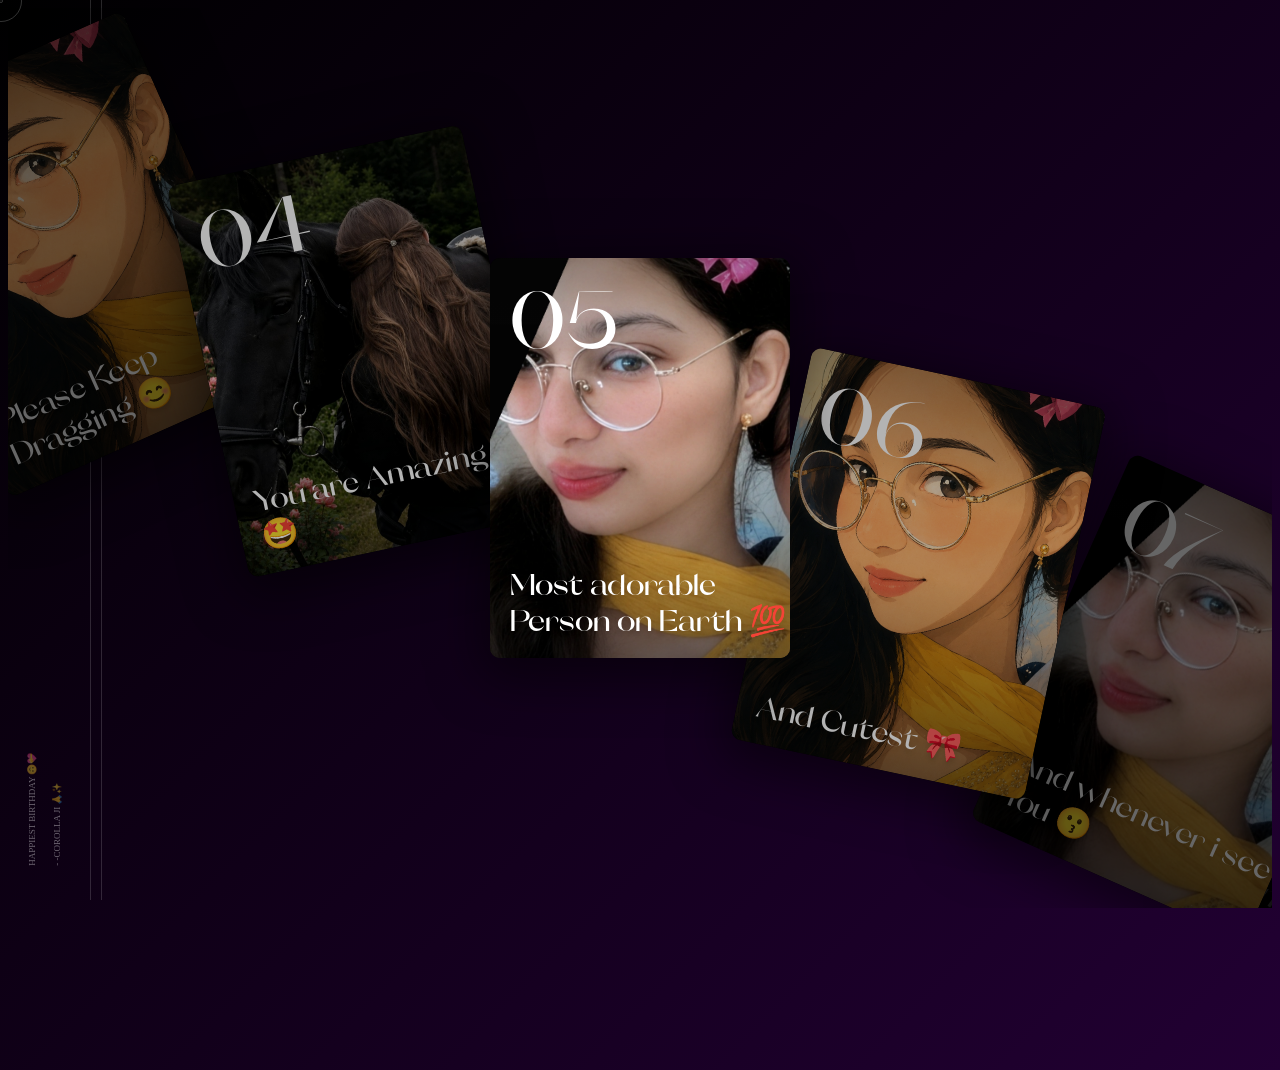
<file: Corolla.html>
<!DOCTYPE html>
<html lang="en">
<head>
    <meta charset="UTF-8">
    <meta name="viewport" content="width=device-width, initial-scale=1.0">
    <title>corolla ji</title>
    <link rel="stylesheet" href="app.css">
</head>
<body>
        <div class="carousel">
            <div class="carousel-item">
                <div class="carousel-box">
                    <div class="title">hello</div>
                  <img src="90.jpg"/>
                    <div class="num">01</div>
                </div>
            </div>
        
            <div class="carousel-item">
                <div class="carousel-box">
                    <div class="title">corolla ji</div>
                  <img src="89.jpg"/>
                    <div class="num">02</div>
                </div>
            </div>
        
            <div class="carousel-item">
                <div class="carousel-box">
                    <div class="title">Please Keep Dragging 😊 </div>
                    <div class="num">03</div>
                  <img src="78.png"/>
                </div>
            </div>
        
          <div class="carousel-item">
            <div class="carousel-box">
              <div class="title">You are Amazing 🤩 </div>
              <div class="num">04</div>
              <img src="89.jpg"/>
            </div>
          </div>
        
          <div class="carousel-item">
            <div class="carousel-box">
              <div class="title">Most adorable Person on Earth 💯</div>
              <div class="num">05</div>
              <img src="90.jpg" />
            </div>
          </div>
        
          <div class="carousel-item">
            <div class="carousel-box">
              <div class="title">And Cutest 🎀</div>
              <div class="num">06</div>
              <img src="78.png" />
            </div>
          </div>
        
          <div class="carousel-item">
            <div class="carousel-box">
              <div class="title">And whenever i see You 😗 </div>
              <div class="num">07</div>
              <img src="90.jpg" />
            </div>
          </div>
        
          <div class="carousel-item">
            <div class="carousel-box">
              <div class="title">a big smile appears on my face 😇</div>
              <div class="num">08</div>
              <img src="89.jpg" />
            </div>
          </div>
        
          <div class="carousel-item">
            <div class="carousel-box">
              <div class="title">and  on You </div>
              <div class="num">09</div>
              <img src="90.jpg" />
            </div>
          </div>
          <div class="carousel-item">
            <div class="carousel-box">
              <div class="title">I ❤️</div>
              <div class="num">10</div>
              <img src="flower.jpg" />
            </div>
          </div>
        </div>
        
        <div class="layout">
          <div class="box">Happiest birthday 🙃💝<br/><br/>  - -corolla ji 🙏✨️<audio autoplay loop>
    <source src="iamfool.mp3" type="audio/mp3">
          </audio></div>
        </div>
        
      <svg>
              <use xlink:href="#ic-linkedin"></use></svg
          ></a>
          <a href=""target="_blank"
            ><svg>
              <use xlink:href="#ic-instagram"></use></svg
          ></a>
        </div>
        
        <svg style="display: none">
          <symbol id="ico-instagram" viewBox="0 0 35 35">
            <circle opacity=".2" cx="17.5" cy="17.5" r="17" stroke="var(--fill)" fill="none"></circle>
            <path
              fill-rule="evenodd"
              clip-rule="evenodd"
              d="M24.944 20.476c.028-.457.042-1.282.042-2.476s-.014-2.019-.042-2.476c-.056-1.09-.378-1.93-.965-2.517s-1.422-.91-2.503-.965C21.018 12.014 20.194 12 19 12s-2.019.014-2.476.042c-1.081.047-1.92.368-2.517.965s-.918 1.436-.965 2.518C13.014 15.98 13 16.805 13 18c0 1.194.014 2.019.042 2.476.047 1.09.368 1.93.965 2.517s1.436.91 2.518.965c.466.028 1.29.042 2.475.042 1.184 0 2.01-.014 2.476-.042 1.072-.047 1.906-.368 2.503-.965.597-.597.918-1.436.965-2.517ZM19 13.075h-1.427c-.186 0-.438.01-.755.029a11.61 11.61 0 0 0-.797.07c-.215.028-.401.08-.56.154-.26.102-.489.251-.685.447-.196.196-.35.425-.461.685-.056.15-.103.336-.14.56a7.843 7.843 0 0 0-.084.811 7.113 7.113 0 0 0-.014.741c.01.178.01.453 0 .826-.01.373-.01.573 0 .601.01.028.01.228 0 .601s-.01.648 0 .826c.01.177.014.424.014.74 0 .318.028.588.084.812l.14.56c.112.26.265.489.461.685.196.196.425.345.685.447.15.056.336.108.56.154.224.047.49.07.797.07.308 0 .56.01.755.028.196.019.471.019.826 0 .354-.019.554-.019.601 0 .047.019.242.019.587 0s.62-.019.826 0c.205.019.456.01.755-.028.298-.037.569-.06.811-.07.242-.01.424-.06.546-.154.26-.102.494-.251.699-.447a1.75 1.75 0 0 0 .447-.686c.056-.149.103-.335.14-.559.038-.224.066-.494.084-.811.019-.317.023-.564.014-.741a11.82 11.82 0 0 1 0-.826c.01-.373.01-.573 0-.601-.01-.028-.01-.228 0-.601s.01-.648 0-.826c-.01-.177-.014-.424-.014-.74 0-.318-.028-.588-.084-.812l-.14-.56a1.956 1.956 0 0 0-1.147-1.133 3.979 3.979 0 0 0-.545-.153 3.915 3.915 0 0 0-.811-.07c-.326 0-.578-.01-.755-.028a5.916 5.916 0 0 0-.826 0c-.372.019-.568.019-.587 0Zm3.706 2.225c.14-.14.21-.308.21-.504a.57.57 0 0 0-.21-.503.767.767 0 0 0-.517-.21.718.718 0 0 0-.504.21.622.622 0 0 0-.21.503c.01.196.08.364.21.504s.299.21.504.21c.205 0 .377-.07.517-.21ZM22.063 18c0 .849-.298 1.576-.895 2.182a2.882 2.882 0 0 1-2.168.895 3.075 3.075 0 0 1-2.182-.895c-.606-.588-.904-1.315-.895-2.182.01-.867.308-1.594.895-2.182.588-.587 1.315-.886 2.182-.895.867-.01 1.59.29 2.168.895.578.606.876 1.333.895 2.182Zm-1.077 0a1.95 1.95 0 0 0-.573-1.413A1.897 1.897 0 0 0 19 16c-.56 0-1.03.196-1.413.587A2.001 2.001 0 0 0 17 18c-.01.55.186 1.021.587 1.413.401.391.872.587 1.413.587.54 0 1.012-.196 1.413-.587.4-.392.592-.863.573-1.413Z"
              transform="translate(-1.5 -0.5)"
              fill="var(--fill)"
            ></path>
          </symbol>
        
          <symbol id="ico-linkedin" viewBox="0 0 35 35">
            <circle opacity=".2" cx="17.5" cy="17.5" r="17" stroke="var(--fill)" fill="none"></circle>
            <path
              fill-rule="evenodd"
              clip-rule="evenodd"
              d="M15.3025 14.0835C15.3025 14.3845 15.1934 14.6403 14.9752 14.851C14.757 15.0617 14.4786 15.167 14.14 15.167C13.8014 15.167 13.5267 15.0617 13.316 14.851C13.1053 14.6403 13 14.3807 13 14.0722C13 13.7637 13.1053 13.5079 13.316 13.3047C13.5267 13.1016 13.8051 13 14.1512 13C14.4974 13 14.772 13.1016 14.9752 13.3047C15.1783 13.5079 15.2874 13.7675 15.3025 14.0835ZM13.0677 23V16.0248H15.2348V23H13.0677ZM16.4763 16.0248C16.5064 16.8676 16.5214 17.6125 16.5214 18.2596V23H18.7111V18.9819C18.7111 18.7111 18.7336 18.5305 18.7788 18.4402C18.9895 17.8984 19.3582 17.6275 19.8849 17.6275C20.6223 17.6275 20.991 18.1317 20.991 19.14V23H23.158V18.8691C23.158 17.8758 22.9285 17.1272 22.4695 16.623C22.0105 16.1189 21.4048 15.8668 20.6524 15.8668C19.6742 15.8668 18.9594 16.243 18.5079 16.9955H18.4628L18.3499 16.0248H16.4763Z"
              transform="translate(0 -1)"
              fill="var(--fill)"
            ></path>
          </symbol>
        </svg>
        
        <div class="cursor"></div>
        <div class="cursor cursor2"></div>
        <!-- partial -->
          <script  src="./script.js"></script>
</body>
                    </html>
</file>
<file: app.css>
body {
    overflow: hidden;
    font-family: "Roboto", serif;
    background: linear-gradient(135deg, black, #220033);
  }
  
  .carousel {
    position: relative;
    z-index: 1;
    height: 100vh;
    overflow: hidden;
    pointer-events: none;
  }
  
  .carousel-item {
    --items: 10;
    --width: clamp(150px, 30vw, 300px);
    --height: clamp(200px, 40vw, 400px);
    --x: calc(var(--active) * 800%);
    --y: calc(var(--active) * 200%);
    --rot: calc(var(--active) * 120deg);
    --opacity: calc(var(--zIndex) / var(--items) * 3 - 2);
    overflow: hidden;
    position: absolute;
    z-index: var(--zIndex);
    width: var(--width);
    height: var(--height);
    margin: calc(var(--height) * -0.5) 0 0 calc(var(--width) * -0.5);
    border-radius: 10px;
    top: 50%;
    left: 50%;
    -webkit-user-select: none;
       -moz-user-select: none;
        -ms-user-select: none;
            user-select: none;
    transform-origin: 0% 100%;
    box-shadow: 0 10px 50px 10px rgba(0, 0, 0, 0.5);
    background: black;
    pointer-events: all;
    transform: translate(var(--x), var(--y)) rotate(var(--rot));
    transition: transform 0.8s cubic-bezier(0, 0.02, 0, 1);
  }
  .carousel-item .carousel-box {
    position: absolute;
    z-index: 1;
    top: 0;
    left: 0;
    width: 100%;
    height: 100%;
    transition: opacity 0.8s cubic-bezier(0, 0.02, 0, 1);
    opacity: var(--opacity);
    font-family: "Orelo-sw-db", serif;
  }
  .carousel-item .carousel-box:before {
    content: "";
    position: absolute;
    z-index: 1;
    top: 0;
    left: 0;
    width: 100%;
    height: 100%;
    background: linear-gradient(to bottom, rgba(0, 0, 0, 0.3), rgba(0, 0, 0, 0) 30%, rgba(0, 0, 0, 0) 50%, rgba(0, 0, 0, 0.5));
  }
  .carousel-item .title {
    position: absolute;
    z-index: 1;
    color: #fff;
    bottom: 20px;
    left: 20px;
    transition: opacity 0.8s cubic-bezier(0, 0.02, 0, 1);
    font-size: clamp(20px, 3vw, 30px);
    text-shadow: 0 4px 4px rgba(0, 0, 0, 0.1);
  }
  .carousel-item .num {
    position: absolute;
    z-index: 1;
    color: #fff;
    top: 10px;
    left: 20px;
    transition: opacity 0.8s cubic-bezier(0, 0.02, 0, 1);
    font-size: clamp(20px, 10vw, 80px);
  }
  .carousel-item img {
    width: 100%;
    height: 100%;
    -o-object-fit: cover;
       object-fit: cover;
    pointer-events: none;
  }
  
  .layout {
    position: absolute;
    z-index: 0;
    top: 0;
    left: 0;
    width: 100%;
    height: 100%;
    pointer-events: none;
  }
  .layout:before {
    content: "";
    position: absolute;
    z-index: 1;
    top: 0;
    left: 90px;
    width: 10px;
    height: 100%;
    border: 1px solid #fff;
    border-top: none;
    border-bottom: none;
    opacity: 0.15;
  }
  .layout .box {
    position: absolute;
    bottom: 0;
    left: 30px;
    color: #fff;
    transform-origin: 0% 10%;
    transform: rotate(-90deg);
    font-size: 9px;
    line-height: 1.4;
    text-transform: uppercase;
    opacity: 0.4;
  }
  
  .logo {
    position: absolute;
    z-index: 2;
    top: 28px;
    right: 28px;
    width: 30px;
    height: 30px;
    background: #fff;
    border-radius: 50%;
    opacity: 0.5;
    display: flex;
    justify-content: center;
    align-items: center;
    font-family: "Orelo-sw-db", serif;
    pointer-events: all;
    color: black;
    text-decoration: none;
    font-size: 20px;
    overflow: hidden;
    padding-bottom: 0.1em;
  }
  
  .social {
    position: absolute;
    z-index: 10;
    bottom: 20px;
    right: 25px;
    color: #fff;
    opacity: 0.4;
  }
  .social a {
    display: inline-block;
    margin-left: 3px;
  }
  .social svg {
    --fill: #fff;
    width: 35px;
    height: 35px;
  }
  
  .cursor {
    position: fixed;
    z-index: 10;
    top: 0;
    left: 0;
    --size: 40px;
    width: var(--size);
    height: var(--size);
    border-radius: 50%;
    border: 1px solid rgba(255, 255, 255, 0.2);
    margin: calc(var(--size) * -0.5) 0 0 calc(var(--size) * -0.5);
    transition: transform 0.85s cubic-bezier(0, 0.02, 0, 1);
    display: none;
    pointer-events: none;
  }
  @media (pointer: fine) {
    .cursor {
      display: block;
    }
  }
  
  .cursor2 {
    --size: 2px;
    transition-duration: 0.7s;
  }
  
  @font-face {
    font-family: "Orelo-sw-db";
    src: url([data-uri]) format("truetype");
    font-weight: inherit;
    font-style: inherit;
                                }
</file>
